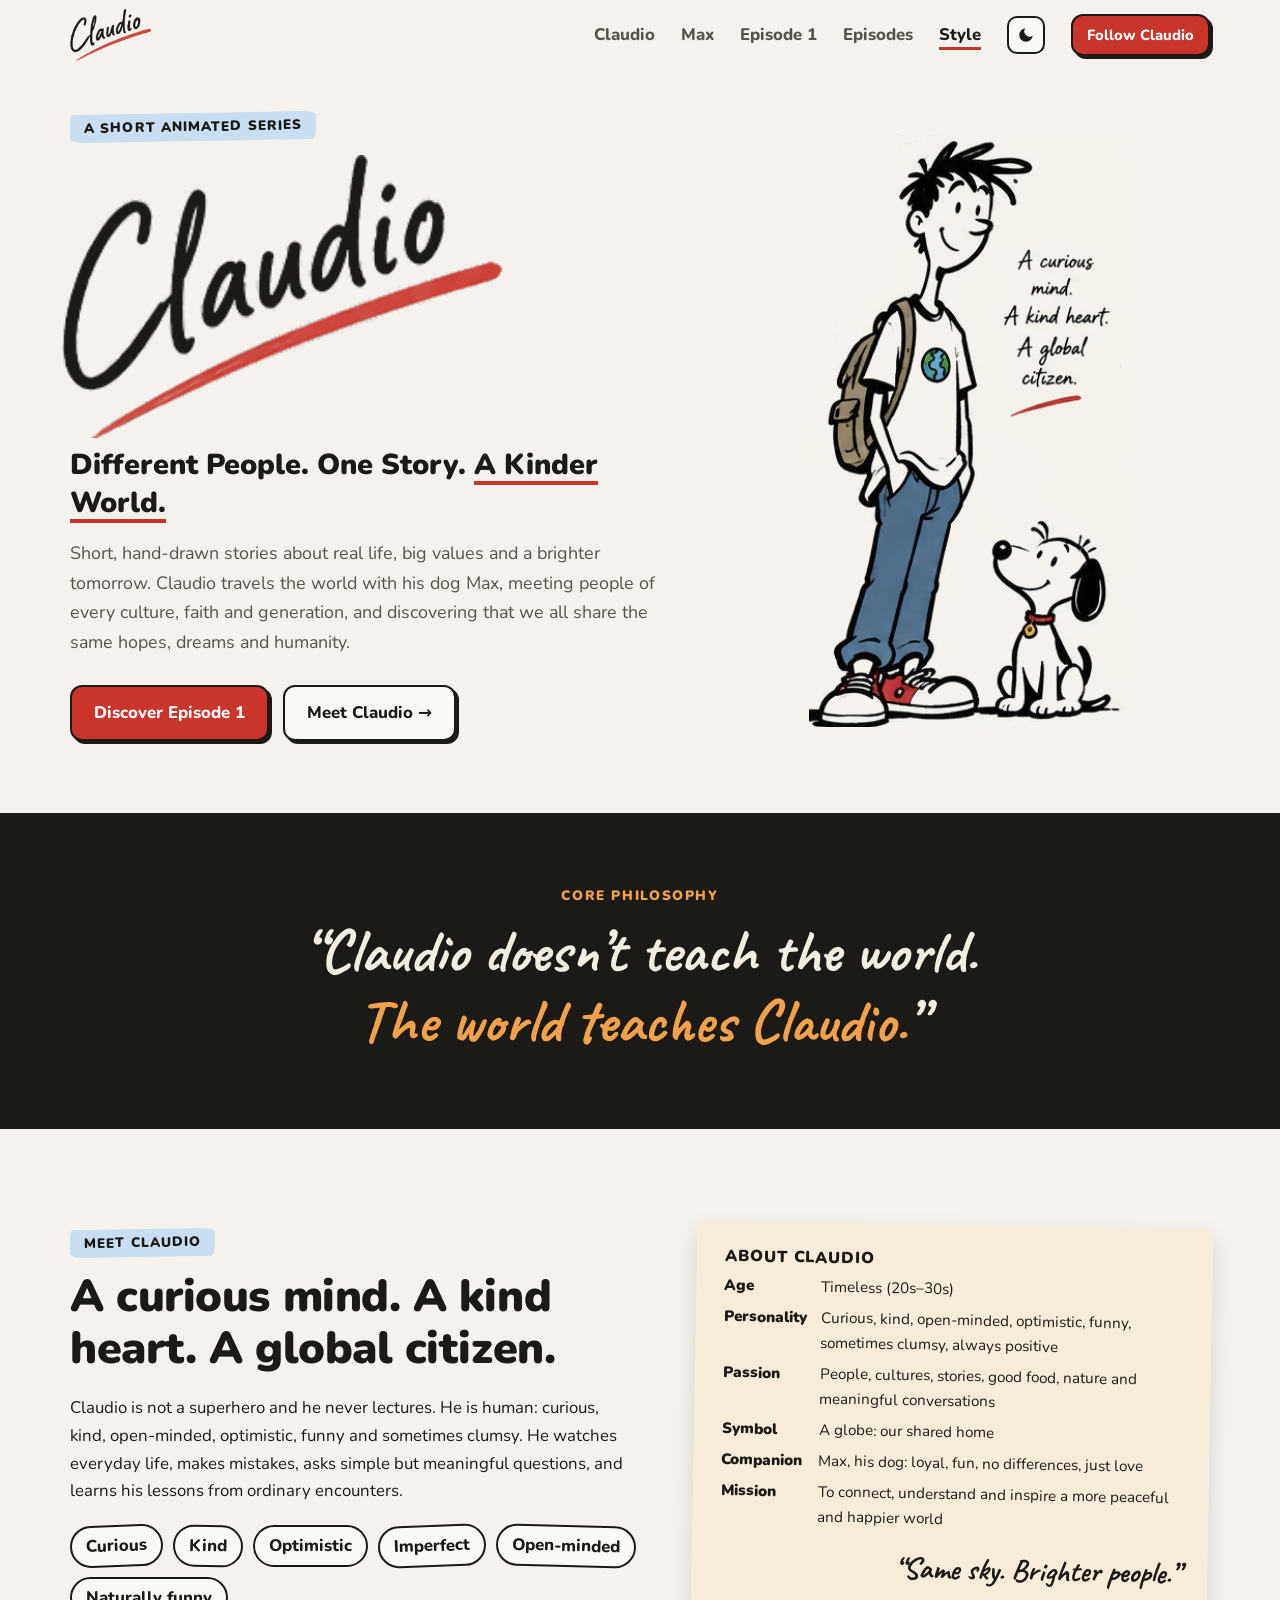
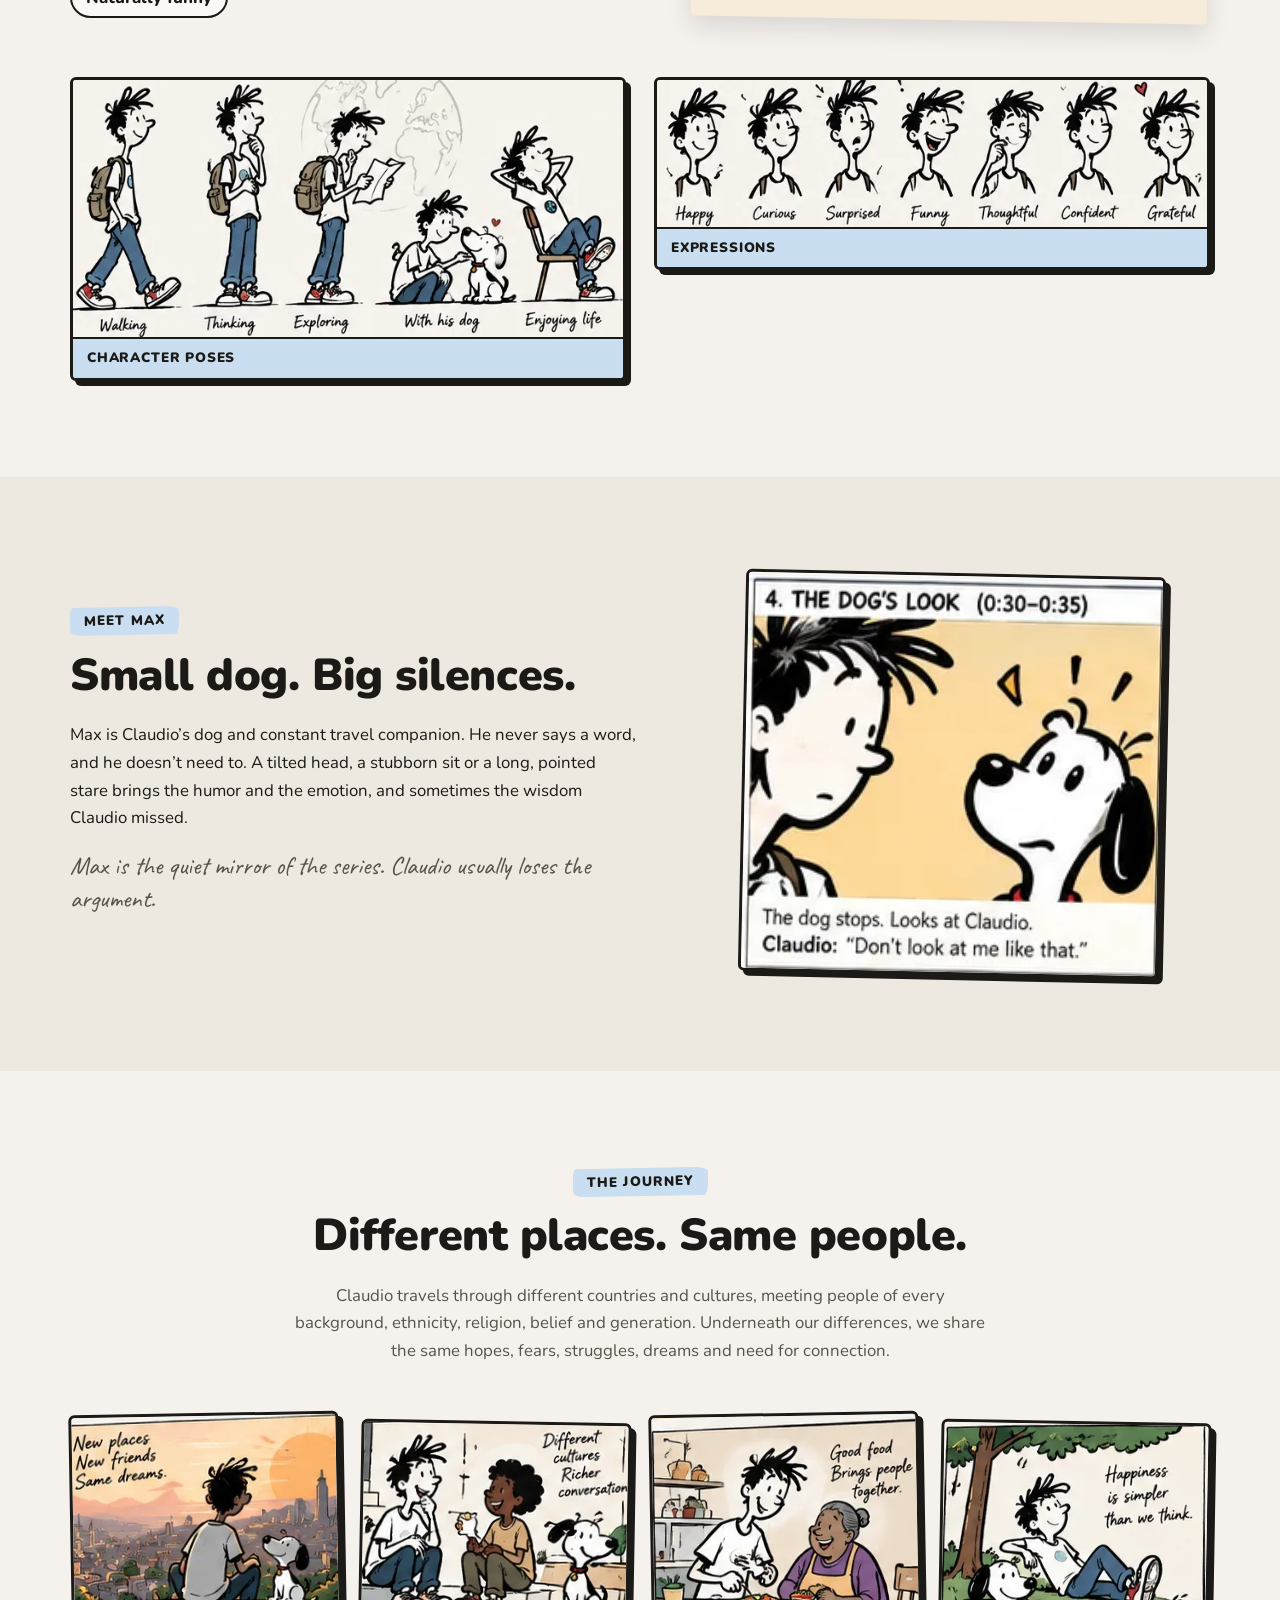
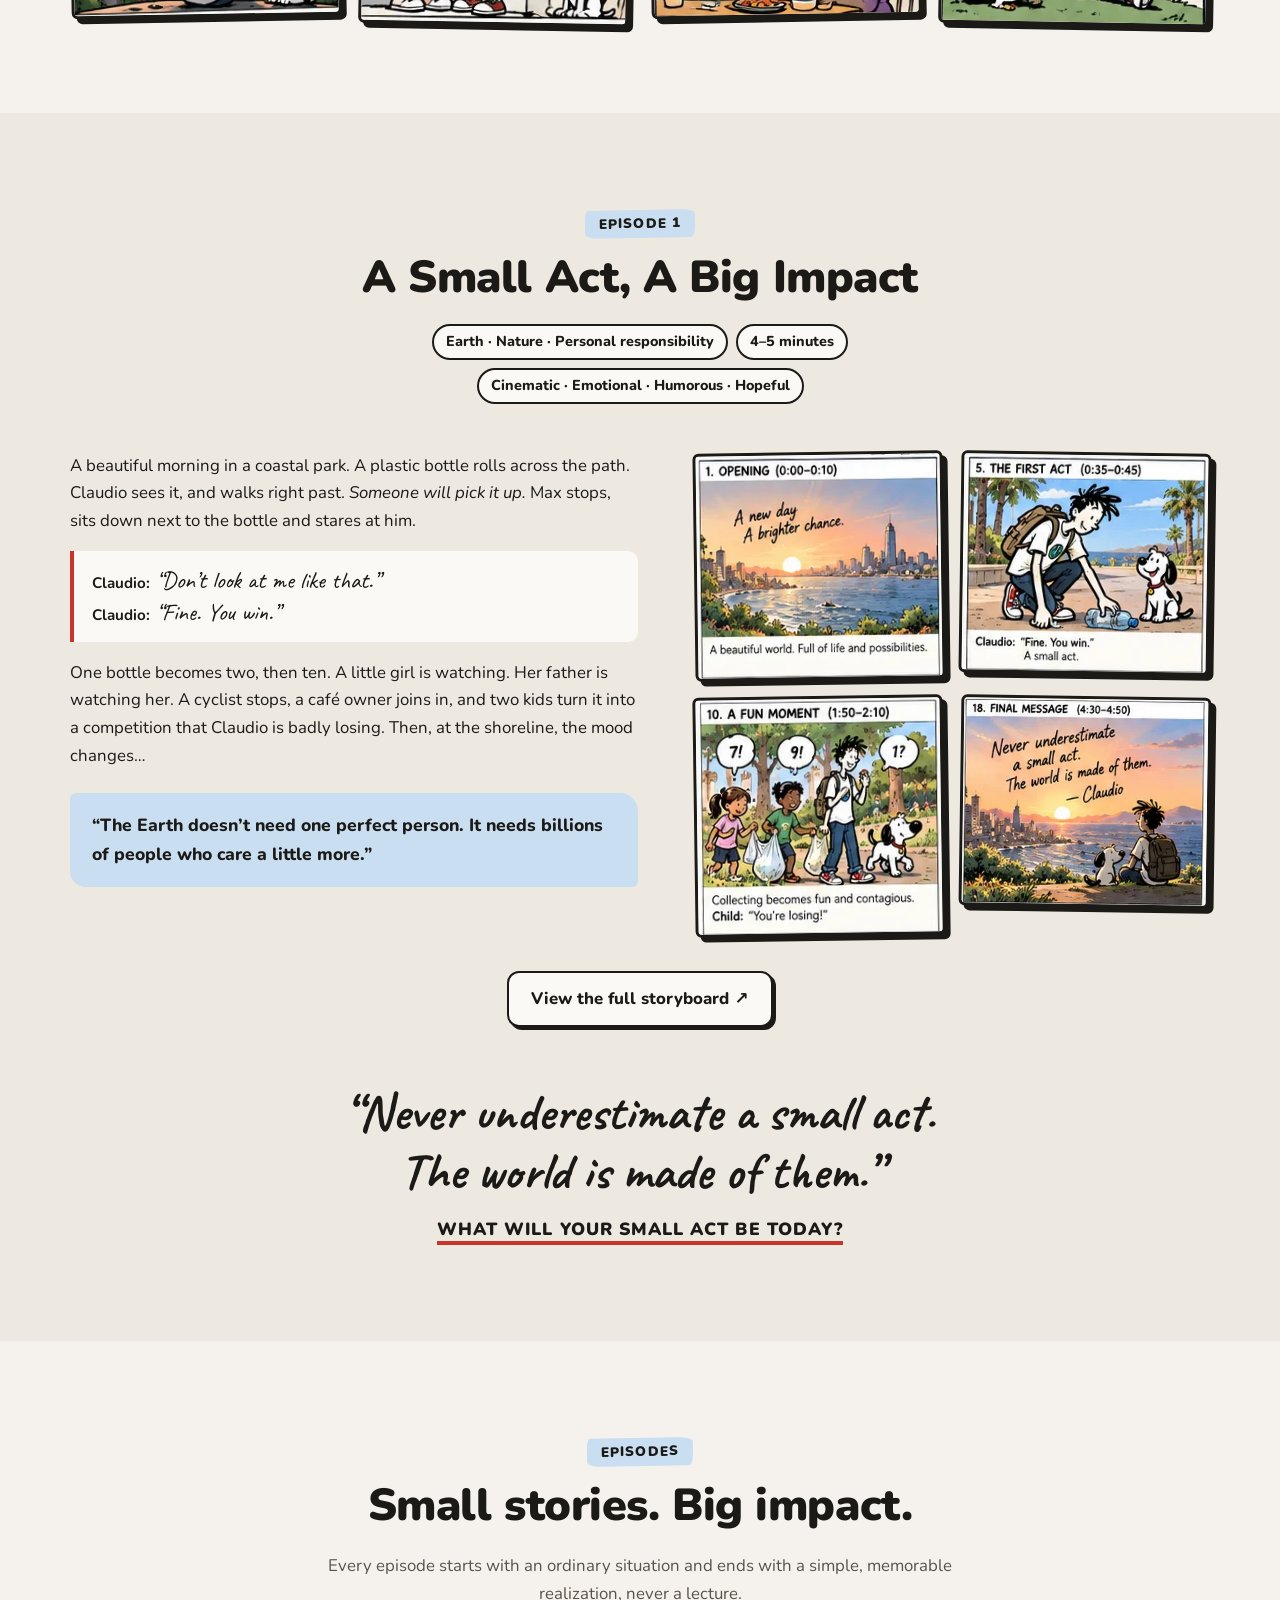
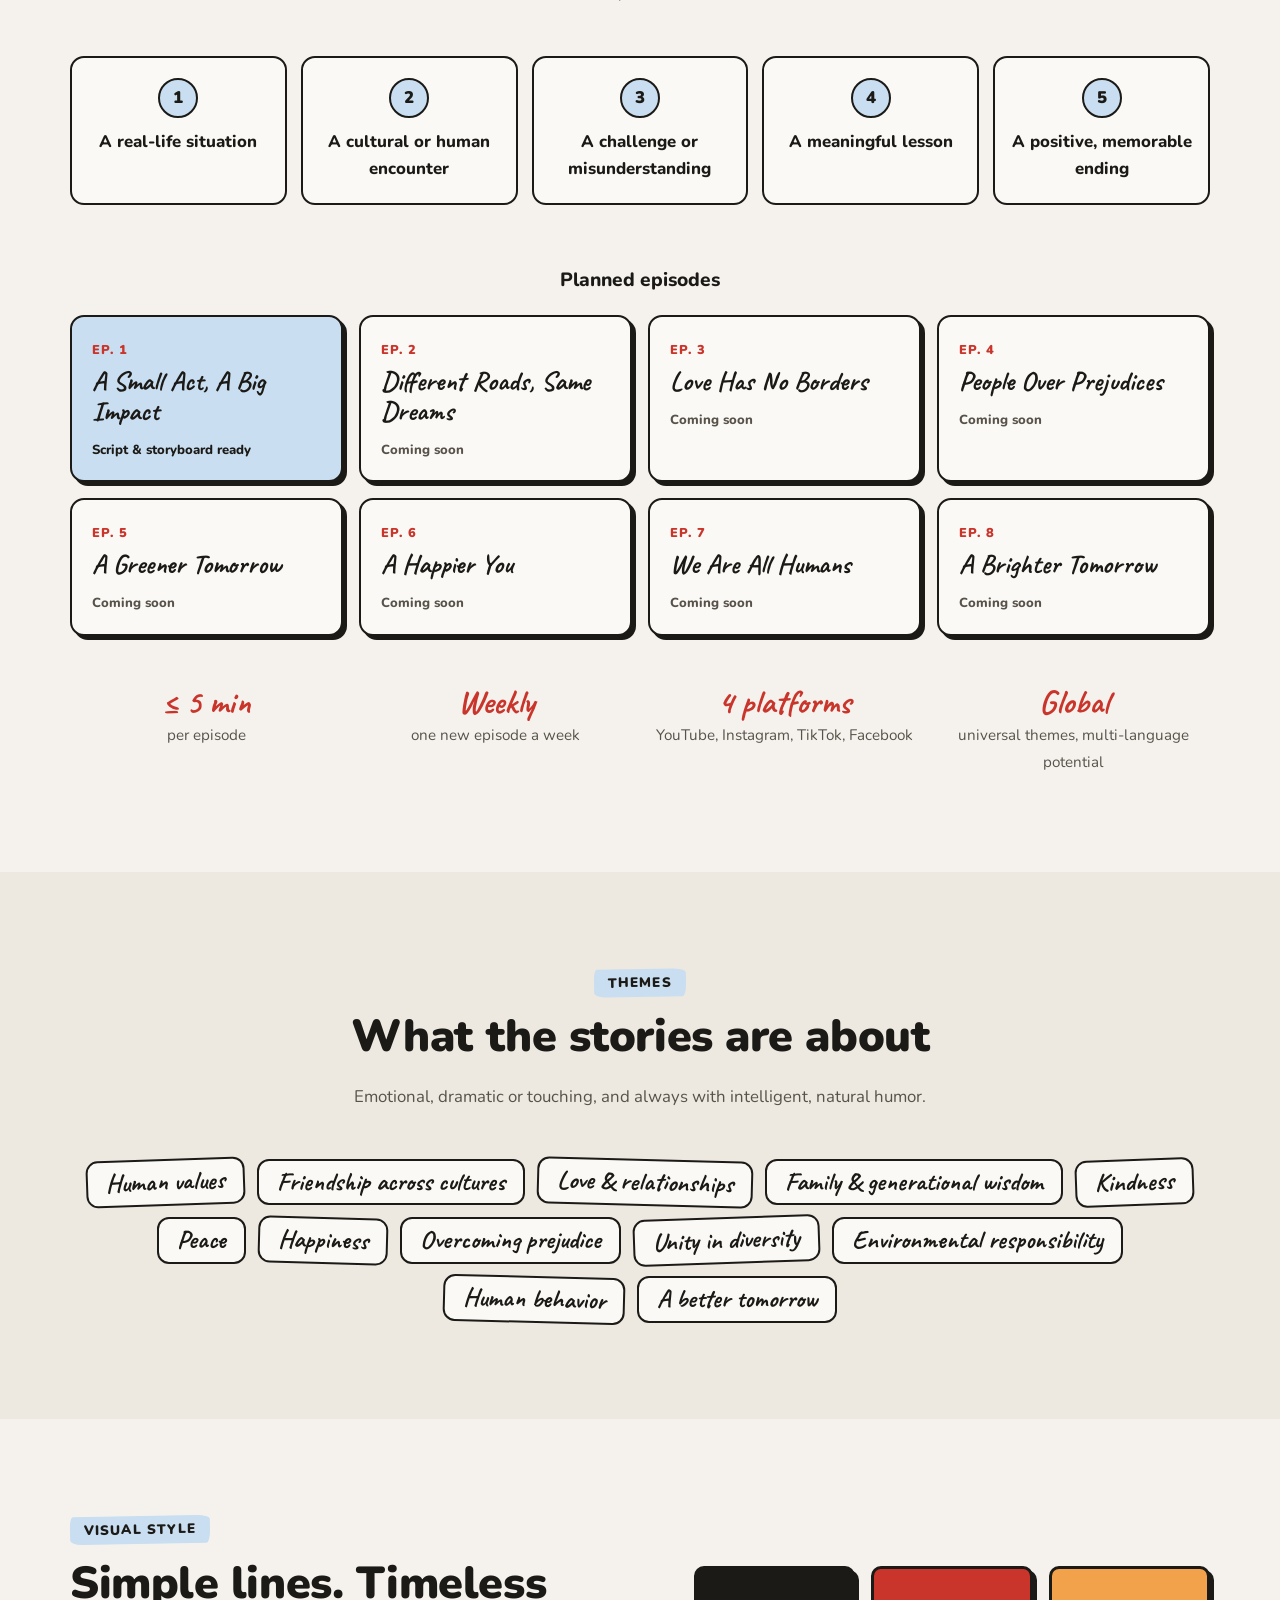
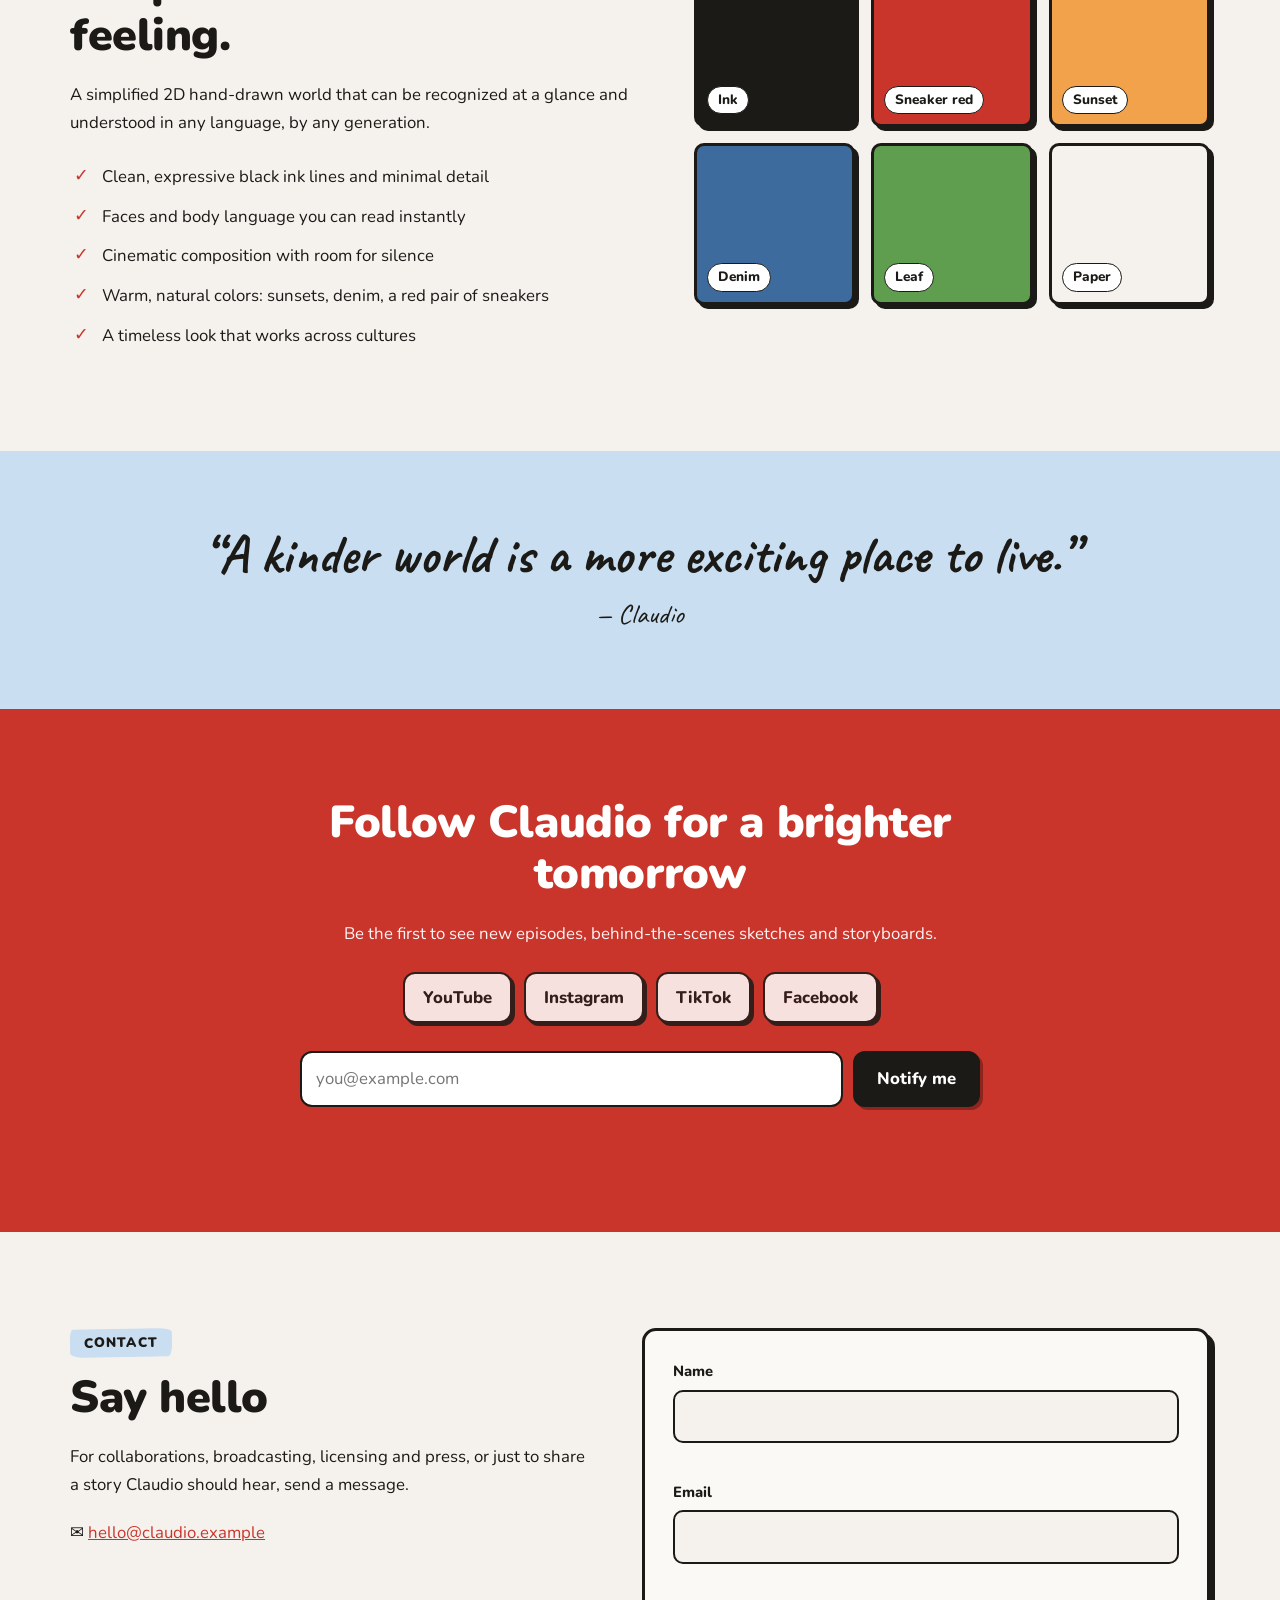
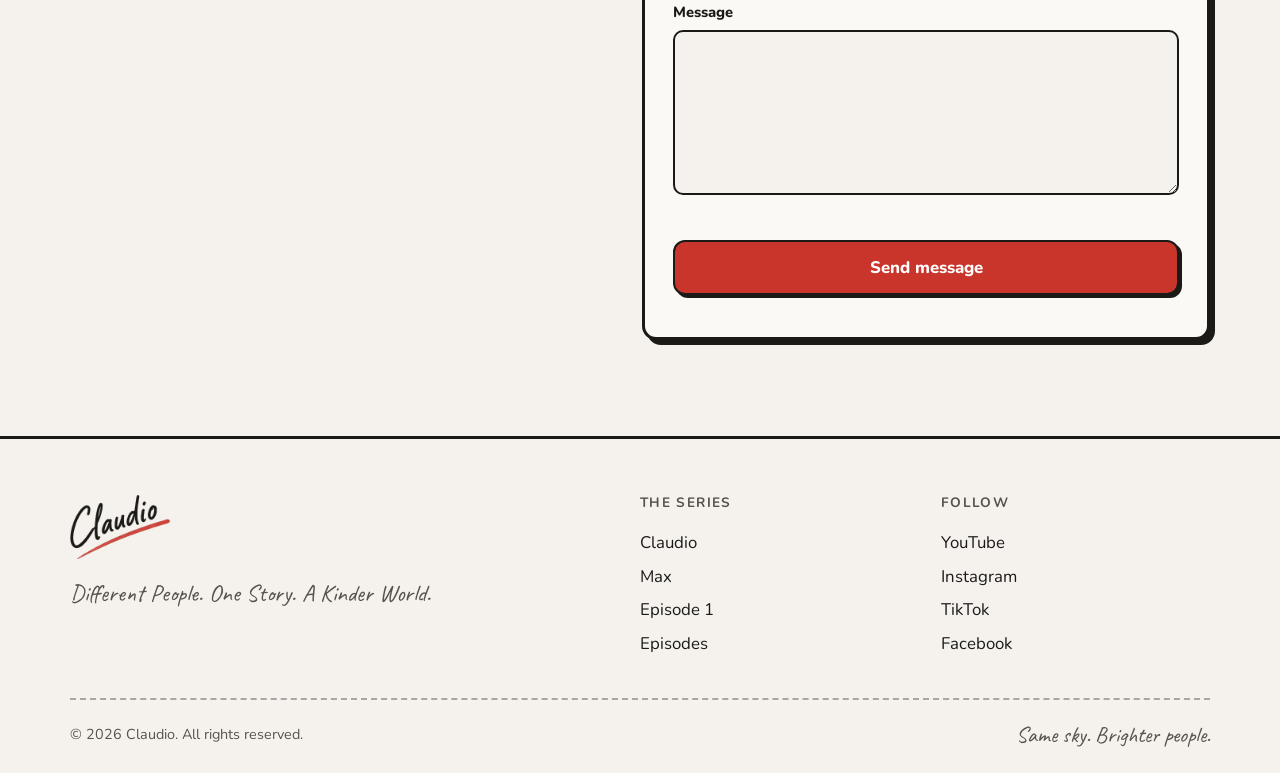
<file: index.html>
<!doctype html>
<html lang="en">
<head>
  <meta charset="utf-8">
  <meta name="viewport" content="width=device-width, initial-scale=1">
  <title>Claudio — Different People. One Story. A Kinder World.</title>
  <meta name="description" content="Claudio is a hand-drawn animated series of short stories about life, humanity, relationships, society and nature. Claudio doesn't teach the world. The world teaches Claudio.">
  <meta name="theme-color" content="#f5f2ee">
  <meta property="og:title" content="Claudio — Different People. One Story. A Kinder World.">
  <meta property="og:description" content="A short animated series about real life, big values and a brighter tomorrow.">
  <meta property="og:type" content="website">
  <meta property="og:image" content="https://meetclaudio.com/assets/og-image.jpg">
  <meta property="og:url" content="https://meetclaudio.com/">
  <link rel="canonical" href="https://meetclaudio.com/">
  <meta name="twitter:card" content="summary_large_image">
  <link rel="icon" href="assets/favicon.png" type="image/png">
  <link rel="apple-touch-icon" href="assets/apple-touch-icon.png">
  <link rel="preconnect" href="https://fonts.googleapis.com">
  <link rel="preconnect" href="https://fonts.gstatic.com" crossorigin>
  <link href="https://fonts.googleapis.com/css2?family=Caveat:wght@500;700&family=Nunito:wght@400;600;700;800;900&display=swap" rel="stylesheet">
  <link rel="stylesheet" href="css/styles.css">
  <script>
    // Apply saved theme before paint to avoid a flash.
    try {
      var t = localStorage.getItem('claudio-theme');
      if (t) document.documentElement.setAttribute('data-theme', t);
    } catch (e) {}
  </script>
</head>
<body>
  <a class="skip-link" href="#main">Skip to content</a>

  <header class="site-header" id="top">
    <div class="container nav">
      <a class="brand" href="#top" aria-label="Claudio home">
        <img class="wordmark wordmark-ink" src="assets/wordmark.png" alt="Claudio" width="252" height="162">
        <img class="wordmark wordmark-light" src="assets/wordmark-light.png" alt="" width="252" height="162">
      </a>

      <button class="nav-toggle" aria-expanded="false" aria-controls="nav-menu" aria-label="Open menu">
        <span></span><span></span><span></span>
      </button>

      <nav id="nav-menu" class="nav-menu" aria-label="Primary">
        <a href="#claudio">Claudio</a>
        <a href="#max">Max</a>
        <a href="#episode-1">Episode 1</a>
        <a href="#episodes">Episodes</a>
        <a href="#style">Style</a>
        <button class="theme-toggle" type="button" aria-label="Toggle dark mode">
          <svg class="icon-sun" viewBox="0 0 24 24" aria-hidden="true"><circle cx="12" cy="12" r="4"/><path d="M12 2v2M12 20v2M4.9 4.9l1.4 1.4M17.7 17.7l1.4 1.4M2 12h2M20 12h2M4.9 19.1l1.4-1.4M17.7 6.3l1.4-1.4"/></svg>
          <svg class="icon-moon" viewBox="0 0 24 24" aria-hidden="true"><path d="M21 12.8A9 9 0 1 1 11.2 3a7 7 0 0 0 9.8 9.8z"/></svg>
        </button>
        <a class="btn btn-primary btn-sm" href="#follow">Follow Claudio</a>
      </nav>
    </div>
  </header>

  <main id="main">
    <!-- Hero -->
    <section class="hero">
      <div class="container hero-grid">
        <div class="hero-copy reveal">
          <span class="label">A short animated series</span>
          <h1 class="sr-only">Claudio</h1>
          <img class="hero-wordmark wordmark-ink" src="assets/wordmark.png" alt="" width="252" height="162">
          <img class="hero-wordmark wordmark-light" src="assets/wordmark-light.png" alt="" width="252" height="162">
          <p class="tagline">Different People. One Story. <span class="underline">A Kinder World.</span></p>
          <p class="lead">
            Short, hand-drawn stories about real life, big values and a brighter tomorrow.
            Claudio travels the world with his dog Max, meeting people of every culture,
            faith and generation, and discovering that we all share the same hopes,
            dreams and humanity.
          </p>
          <div class="hero-cta">
            <a class="btn btn-primary" href="#episode-1">Discover Episode 1</a>
            <a class="btn btn-ghost" href="#claudio">Meet Claudio →</a>
          </div>
        </div>

        <figure class="hero-art reveal">
          <img src="assets/img/claudio-hero.webp" width="305" height="573"
               alt="Claudio, a lanky hand-drawn young man with spiky black hair, a globe T-shirt, jeans, red sneakers and a backpack, smiling next to his small white dog Max. Handwritten note: A curious mind. A kind heart. A global citizen.">
        </figure>
      </div>
    </section>

    <!-- Philosophy -->
    <section class="philosophy">
      <div class="container reveal">
        <p class="philosophy-label">Core philosophy</p>
        <blockquote>
          “Claudio doesn’t teach the world.<br>
          <span>The world teaches Claudio.</span>”
        </blockquote>
      </div>
    </section>

    <!-- Meet Claudio -->
    <section class="section" id="claudio">
      <div class="container">
        <div class="split">
          <div class="reveal">
            <span class="label">Meet Claudio</span>
            <h2>A curious mind. A kind heart. A global citizen.</h2>
            <p>
              Claudio is not a superhero and he never lectures. He is human: curious, kind,
              open-minded, optimistic, funny and sometimes clumsy. He watches everyday life,
              makes mistakes, asks simple but meaningful questions, and learns his lessons
              from ordinary encounters.
            </p>
            <ul class="traits" aria-label="Claudio's personality">
              <li>Curious</li>
              <li>Kind</li>
              <li>Optimistic</li>
              <li>Imperfect</li>
              <li>Open-minded</li>
              <li>Naturally funny</li>
            </ul>
          </div>

          <aside class="note-card reveal" aria-label="About Claudio">
            <h3>About Claudio</h3>
            <dl>
              <dt>Age</dt><dd>Timeless (20s–30s)</dd>
              <dt>Personality</dt><dd>Curious, kind, open-minded, optimistic, funny, sometimes clumsy, always positive</dd>
              <dt>Passion</dt><dd>People, cultures, stories, good food, nature and meaningful conversations</dd>
              <dt>Symbol</dt><dd>A globe: our shared home</dd>
              <dt>Companion</dt><dd>Max, his dog: loyal, fun, no differences, just love</dd>
              <dt>Mission</dt><dd>To connect, understand and inspire a more peaceful and happier world</dd>
            </dl>
            <p class="handquote">“Same sky. Brighter people.”</p>
          </aside>
        </div>

        <div class="sheets">
          <figure class="sheet reveal">
            <img src="assets/img/claudio-poses.webp" width="645" height="302" loading="lazy"
                 alt="Claudio character poses: walking, thinking, exploring with a map, crouching with his dog, and relaxing on a chair.">
            <figcaption>Character poses</figcaption>
          </figure>
          <figure class="sheet reveal">
            <img src="assets/img/claudio-expressions.webp" width="673" height="180" loading="lazy"
                 alt="Claudio's expressions: happy, curious, surprised, funny, thoughtful, confident and grateful.">
            <figcaption>Expressions</figcaption>
          </figure>
        </div>
      </div>
    </section>

    <!-- Meet Max -->
    <section class="section section-alt" id="max">
      <div class="container split split-reverse">
        <figure class="panel reveal">
          <img src="assets/img/max-the-look.webp" width="253" height="242" loading="lazy"
               alt="Storyboard frame: Max stops and stares at Claudio. Claudio: Don't look at me like that.">
        </figure>
        <div class="reveal">
          <span class="label">Meet Max</span>
          <h2>Small dog. Big silences.</h2>
          <p>
            Max is Claudio’s dog and constant travel companion. He never says a word,
            and he doesn’t need to. A tilted head, a stubborn sit or a long, pointed stare
            brings the humor and the emotion, and sometimes the wisdom Claudio missed.
          </p>
          <p class="handnote">Max is the quiet mirror of the series. Claudio usually loses the argument.</p>
        </div>
      </div>
    </section>

    <!-- The journey -->
    <section class="section" id="journey">
      <div class="container">
        <header class="section-head reveal">
          <span class="label">The journey</span>
          <h2>Different places. Same people.</h2>
          <p>
            Claudio travels through different countries and cultures, meeting people of every
            background, ethnicity, religion, belief and generation. Underneath our differences,
            we share the same hopes, fears, struggles, dreams and need for connection.
          </p>
        </header>

        <div class="scenes">
          <figure class="scene reveal"><img src="assets/img/scene-new-places.webp" width="314" height="204" loading="lazy" alt="Claudio and Max sit on a hill watching a city at sunset. New places, new friends, same dreams."></figure>
          <figure class="scene reveal"><img src="assets/img/scene-cultures.webp" width="316" height="204" loading="lazy" alt="Claudio laughs on the steps with a new friend while Max listens. Different cultures, richer conversations."></figure>
          <figure class="scene reveal"><img src="assets/img/scene-good-food.webp" width="296" height="232" loading="lazy" alt="Claudio shares a meal with an older woman in her kitchen. Good food brings people together."></figure>
          <figure class="scene reveal"><img src="assets/img/scene-happiness.webp" width="304" height="232" loading="lazy" alt="Claudio relaxes under a tree with Max. Happiness is simpler than we think."></figure>
        </div>
      </div>
    </section>

    <!-- Episode 1 -->
    <section class="section section-alt" id="episode-1">
      <div class="container">
        <header class="section-head reveal">
          <span class="label">Episode 1</span>
          <h2>A Small Act, A Big Impact</h2>
          <ul class="meta">
            <li>Earth · Nature · Personal responsibility</li>
            <li>4–5 minutes</li>
            <li>Cinematic · Emotional · Humorous · Hopeful</li>
          </ul>
        </header>

        <div class="split episode">
          <div class="reveal">
            <p>
              A beautiful morning in a coastal park. A plastic bottle rolls across the path.
              Claudio sees it, and walks right past. <em>Someone will pick it up.</em>
              Max stops, sits down next to the bottle and stares at him.
            </p>
            <div class="dialogue">
              <p><b>Claudio:</b> “Don’t look at me like that.”</p>
              <p><b>Claudio:</b> “Fine. You win.”</p>
            </div>
            <p>
              One bottle becomes two, then ten. A little girl is watching. Her father is
              watching her. A cyclist stops, a café owner joins in, and two kids turn it into
              a competition that Claudio is badly losing. Then, at the shoreline, the mood changes…
            </p>
            <blockquote class="core-message">
              “The Earth doesn’t need one perfect person. It needs billions of people who care a little more.”
            </blockquote>
          </div>

          <div class="frames reveal">
            <figure><img src="assets/img/ep1-opening.webp" width="266" height="242" loading="lazy" alt="Storyboard frame 1: sunrise over a coastal city. A new day, a brighter chance."></figure>
            <figure><img src="assets/img/ep1-first-act.webp" width="273" height="242" loading="lazy" alt="Storyboard frame 5: Claudio picks up the bottle while Max looks pleased. Claudio: Fine. You win."></figure>
            <figure><img src="assets/img/ep1-fun-moment.webp" width="261" height="250" loading="lazy" alt="Storyboard frame 10: children and Claudio compete collecting litter. Child: You're losing!"></figure>
            <figure><img src="assets/img/ep1-final.webp" width="305" height="256" loading="lazy" alt="Storyboard frame 18: Claudio and Max at sunset. Never underestimate a small act. The world is made of them."></figure>
          </div>
        </div>

        <div class="storyboard reveal">
          <a class="btn btn-ghost" href="assets/img/episode1-storyboard.webp" target="_blank" rel="noopener">View the full storyboard ↗</a>
        </div>

        <div class="big-quote reveal">
          <p>“Never underestimate a small act.<br>The world is made of them.”</p>
          <p class="big-quote-ask">What will your small act be today?</p>
        </div>
      </div>
    </section>

    <!-- Episodes -->
    <section class="section" id="episodes">
      <div class="container">
        <header class="section-head reveal">
          <span class="label">Episodes</span>
          <h2>Small stories. Big impact.</h2>
          <p>Every episode starts with an ordinary situation and ends with a simple, memorable realization, never a lecture.</p>
        </header>

        <ol class="beats reveal">
          <li><span>1</span>A real-life situation</li>
          <li><span>2</span>A cultural or human encounter</li>
          <li><span>3</span>A challenge or misunderstanding</li>
          <li><span>4</span>A meaningful lesson</li>
          <li><span>5</span>A positive, memorable ending</li>
        </ol>

        <h3 class="subhead reveal">Planned episodes</h3>
        <ol class="episode-list">
          <li class="ep reveal ep-ready"><span class="ep-num">Ep. 1</span><h4>A Small Act, A Big Impact</h4><span class="ep-status">Script &amp; storyboard ready</span></li>
          <li class="ep reveal"><span class="ep-num">Ep. 2</span><h4>Different Roads, Same Dreams</h4><span class="ep-status">Coming soon</span></li>
          <li class="ep reveal"><span class="ep-num">Ep. 3</span><h4>Love Has No Borders</h4><span class="ep-status">Coming soon</span></li>
          <li class="ep reveal"><span class="ep-num">Ep. 4</span><h4>People Over Prejudices</h4><span class="ep-status">Coming soon</span></li>
          <li class="ep reveal"><span class="ep-num">Ep. 5</span><h4>A Greener Tomorrow</h4><span class="ep-status">Coming soon</span></li>
          <li class="ep reveal"><span class="ep-num">Ep. 6</span><h4>A Happier You</h4><span class="ep-status">Coming soon</span></li>
          <li class="ep reveal"><span class="ep-num">Ep. 7</span><h4>We Are All Humans</h4><span class="ep-status">Coming soon</span></li>
          <li class="ep reveal"><span class="ep-num">Ep. 8</span><h4>A Brighter Tomorrow</h4><span class="ep-status">Coming soon</span></li>
        </ol>

        <ul class="format reveal" aria-label="Format and distribution">
          <li><strong>≤ 5 min</strong><span>per episode</span></li>
          <li><strong>Weekly</strong><span>one new episode a week</span></li>
          <li><strong>4 platforms</strong><span>YouTube, Instagram, TikTok, Facebook</span></li>
          <li><strong>Global</strong><span>universal themes, multi-language potential</span></li>
        </ul>
      </div>
    </section>

    <!-- Themes -->
    <section class="section section-alt" id="themes">
      <div class="container">
        <header class="section-head reveal">
          <span class="label">Themes</span>
          <h2>What the stories are about</h2>
          <p>Emotional, dramatic or touching, and always with intelligent, natural humor.</p>
        </header>
        <ul class="themes reveal">
          <li>Human values</li>
          <li>Friendship across cultures</li>
          <li>Love &amp; relationships</li>
          <li>Family &amp; generational wisdom</li>
          <li>Kindness</li>
          <li>Peace</li>
          <li>Happiness</li>
          <li>Overcoming prejudice</li>
          <li>Unity in diversity</li>
          <li>Environmental responsibility</li>
          <li>Human behavior</li>
          <li>A better tomorrow</li>
        </ul>
      </div>
    </section>

    <!-- Visual style -->
    <section class="section" id="style">
      <div class="container split">
        <div class="reveal">
          <span class="label">Visual style</span>
          <h2>Simple lines. Timeless feeling.</h2>
          <p>
            A simplified 2D hand-drawn world that can be recognized at a glance and
            understood in any language, by any generation.
          </p>
          <ul class="checklist">
            <li>Clean, expressive black ink lines and minimal detail</li>
            <li>Faces and body language you can read instantly</li>
            <li>Cinematic composition with room for silence</li>
            <li>Warm, natural colors: sunsets, denim, a red pair of sneakers</li>
            <li>A timeless look that works across cultures</li>
          </ul>
        </div>
        <div class="palette reveal" aria-label="Series color palette">
          <div class="swatch" style="--c: var(--ink)"><span>Ink</span></div>
          <div class="swatch" style="--c: var(--red)"><span>Sneaker red</span></div>
          <div class="swatch" style="--c: var(--sunset)"><span>Sunset</span></div>
          <div class="swatch" style="--c: var(--denim)"><span>Denim</span></div>
          <div class="swatch" style="--c: var(--leaf)"><span>Leaf</span></div>
          <div class="swatch" style="--c: #f5f2ee"><span>Paper</span></div>
        </div>
      </div>
    </section>

    <!-- Closing quote -->
    <section class="closing">
      <div class="container reveal">
        <p>“A kinder world is a more exciting place to live.”</p>
        <span>— Claudio</span>
      </div>
    </section>

    <!-- Follow -->
    <section class="cta" id="follow">
      <div class="container cta-inner reveal">
        <h2>Follow Claudio for a brighter tomorrow</h2>
        <p>Be the first to see new episodes, behind-the-scenes sketches and storyboards.</p>
        <div class="socials-lg">
          <a class="social-btn" href="#" data-platform="youtube">YouTube</a>
          <a class="social-btn" href="#" data-platform="instagram">Instagram</a>
          <a class="social-btn" href="#" data-platform="tiktok">TikTok</a>
          <a class="social-btn" href="#" data-platform="facebook">Facebook</a>
        </div>
        <form class="newsletter" id="newsletter-form">
          <label class="sr-only" for="nl-email">Email address</label>
          <input id="nl-email" type="email" placeholder="you@example.com" required>
          <button class="btn btn-dark" type="submit">Notify me</button>
        </form>
        <p class="newsletter-status" role="status" aria-live="polite"></p>
      </div>
    </section>

    <!-- Contact -->
    <section class="section" id="contact">
      <div class="container contact-grid">
        <div class="reveal">
          <span class="label">Contact</span>
          <h2>Say hello</h2>
          <p>
            For collaborations, broadcasting, licensing and press, or just to share a story
            Claudio should hear, send a message.
          </p>
          <ul class="contact-list">
            <li>✉️ <a class="contact-email" href="mailto:hello@claudio.example">hello@claudio.example</a></li>
          </ul>
        </div>

        <form class="contact-form reveal" id="contact-form" novalidate>
          <div class="field">
            <label for="name">Name</label>
            <input id="name" name="name" type="text" autocomplete="name" required>
            <small class="error" aria-live="polite"></small>
          </div>
          <div class="field">
            <label for="email">Email</label>
            <input id="email" name="email" type="email" autocomplete="email" required>
            <small class="error" aria-live="polite"></small>
          </div>
          <div class="field">
            <label for="message">Message</label>
            <textarea id="message" name="message" rows="5" required></textarea>
            <small class="error" aria-live="polite"></small>
          </div>
          <button class="btn btn-primary btn-block" type="submit">Send message</button>
          <p class="form-status" role="status" aria-live="polite"></p>
        </form>
      </div>
    </section>
  </main>

  <footer class="site-footer">
    <div class="container footer-grid">
      <div>
        <a class="brand" href="#top" aria-label="Claudio home">
          <img class="wordmark wordmark-ink" src="assets/wordmark.png" alt="Claudio" width="252" height="162">
          <img class="wordmark wordmark-light" src="assets/wordmark-light.png" alt="" width="252" height="162">
        </a>
        <p class="handnote footer-tagline">Different People. One Story. A Kinder World.</p>
      </div>
      <nav aria-label="Footer">
        <h4>The series</h4>
        <a href="#claudio">Claudio</a>
        <a href="#max">Max</a>
        <a href="#episode-1">Episode 1</a>
        <a href="#episodes">Episodes</a>
      </nav>
      <nav aria-label="Follow">
        <h4>Follow</h4>
        <a href="#" data-platform="youtube">YouTube</a>
        <a href="#" data-platform="instagram">Instagram</a>
        <a href="#" data-platform="tiktok">TikTok</a>
        <a href="#" data-platform="facebook">Facebook</a>
      </nav>
    </div>
    <div class="container footer-bottom">
      <p>© <span id="year"></span> Claudio. All rights reserved.</p>
      <p class="handnote">Same sky. Brighter people.</p>
    </div>
  </footer>

  <script src="js/main.js" defer></script>
</body>
</html>
</file>
<file: css/styles.css>
/* ==========================================================================
   Claudio — official website styles
   Identity from the series boards: paper background, black ink lines,
   red underline accents, soft blue brush highlights, warm sunset tones.
   ========================================================================== */

:root {
  /* Series palette */
  --ink: #1b1a17;
  --red: #c9352b;
  --sunset: #f2a24a;
  --denim: #3e6b9e;
  --leaf: #5f9e4f;
  --brush: #c9def0;
  --paper: #f5f2ee;

  /* Theme tokens */
  --bg: var(--paper);
  --bg-alt: #ede8e0;
  --surface: #fbf9f6;
  --text: #1b1a17;
  --muted: #58534a;
  --line: #1b1a17;
  --accent: var(--red);
  --highlight: var(--brush);
  --radius: 14px;
  --header-h: 72px;
  --shadow: 5px 5px 0 var(--line);

  --font-body: "Nunito", system-ui, -apple-system, "Segoe UI", Roboto, sans-serif;
  --font-hand: "Caveat", "Segoe Print", "Bradley Hand", "Chalkboard SE", "Comic Sans MS", cursive;
}

@media (prefers-color-scheme: dark) {
  :root:not([data-theme="light"]) {
    --bg: #17150f;
    --bg-alt: #1f1c15;
    --surface: #25221a;
    --text: #f3ede1;
    --muted: #b9b09d;
    --line: #f3ede1;
    --accent: #e0574b;
    --highlight: #2d4a66;
  }
}

:root[data-theme="dark"] {
  --bg: #17150f;
  --bg-alt: #1f1c15;
  --surface: #25221a;
  --text: #f3ede1;
  --muted: #b9b09d;
  --line: #f3ede1;
  --accent: #e0574b;
  --highlight: #2d4a66;
}

/* Base ------------------------------------------------------------------ */
*, *::before, *::after { box-sizing: border-box; }

html { scroll-behavior: smooth; scroll-padding-top: var(--header-h); }

body {
  margin: 0;
  font-family: var(--font-body);
  font-size: 1.05rem;
  line-height: 1.65;
  color: var(--text);
  background-color: var(--bg);
  -webkit-font-smoothing: antialiased;
  transition: background-color .3s, color .3s;
}

img { display: block; max-width: 100%; height: auto; }
figure { margin: 0; }
a { color: var(--accent); }
h1, h2, h3, h4 { line-height: 1.15; margin: 0 0 .45em; }
h2 { font-size: clamp(1.9rem, 2.4vw + 1rem, 2.8rem); font-weight: 900; letter-spacing: -0.01em; }
h3 { font-size: 1.2rem; font-weight: 800; }
p { margin: 0 0 1em; }

.container { width: min(1140px, 100% - 32px); margin-inline: auto; }
.sr-only {
  position: absolute; width: 1px; height: 1px; padding: 0; margin: -1px;
  overflow: hidden; clip: rect(0 0 0 0); white-space: nowrap; border: 0;
}
.skip-link {
  position: absolute; left: 16px; top: -48px; z-index: 100;
  background: var(--ink); color: #fff; padding: 8px 14px; border-radius: 8px;
}
.skip-link:focus { top: 12px; }
:focus-visible { outline: 3px dashed var(--accent); outline-offset: 3px; border-radius: 6px; }

/* Wordmark swaps with the theme */
.wordmark-light { display: none; }
:root[data-theme="dark"] .wordmark-ink { display: none; }
:root[data-theme="dark"] .wordmark-light { display: block; }
@media (prefers-color-scheme: dark) {
  :root:not([data-theme="light"]) .wordmark-ink { display: none; }
  :root:not([data-theme="light"]) .wordmark-light { display: block; }
}

/* Section label: uppercase with a blue brush stroke, as on the boards */
.label {
  display: inline-block; margin-bottom: 14px; padding: 3px 14px;
  font-weight: 900; font-size: .85rem; text-transform: uppercase; letter-spacing: .08em;
  color: var(--text);
  background: var(--highlight);
  border-radius: 3px 14px 4px 12px / 10px 4px 12px 5px;
  transform: rotate(-1deg);
}

.handnote { font-family: var(--font-hand); font-size: 1.6rem; line-height: 1.3; color: var(--muted); }

/* Red hand-drawn underline */
.underline {
  background: linear-gradient(var(--accent), var(--accent)) left 92% / 100% 4px no-repeat;
  padding-bottom: 4px;
}

/* Buttons --------------------------------------------------------------- */
.btn {
  display: inline-flex; align-items: center; justify-content: center; gap: 8px;
  font: inherit; font-weight: 800;
  padding: 12px 22px; border-radius: 12px;
  border: 2.5px solid var(--line); box-shadow: 3px 3px 0 var(--line);
  cursor: pointer; text-decoration: none;
  transition: transform .12s, box-shadow .12s;
}
.btn:hover { transform: translate(-2px, -2px); box-shadow: 5px 5px 0 var(--line); }
.btn:active { transform: translate(2px, 2px); box-shadow: 1px 1px 0 var(--line); }
.btn-primary { background: var(--red); color: #fff; }
.btn-ghost { background: var(--surface); color: var(--text); }
.btn-dark { background: var(--ink); color: #fff; border-color: var(--ink); box-shadow: 3px 3px 0 rgba(0, 0, 0, .3); }
.btn-sm { padding: 7px 14px; font-size: .92rem; }
.btn-block { width: 100%; }

/* Header ---------------------------------------------------------------- */
.site-header {
  position: sticky; top: 0; z-index: 50;
  height: var(--header-h);
  background: color-mix(in srgb, var(--bg) 90%, transparent);
  backdrop-filter: blur(10px);
  -webkit-backdrop-filter: blur(10px);
  border-bottom: 2px solid transparent;
  transition: border-color .3s;
}
.site-header.scrolled { border-bottom-color: var(--line); }
.nav { height: 100%; display: flex; align-items: center; justify-content: space-between; }
.brand { display: inline-flex; align-items: center; text-decoration: none; }
.brand .wordmark { height: 52px; width: auto; }
.nav-menu { display: flex; align-items: center; gap: 26px; }
.nav-menu > a:not(.btn) { color: var(--muted); font-weight: 800; text-decoration: none; }
.nav-menu > a:not(.btn):hover, .nav-menu > a.active {
  color: var(--text);
  text-decoration: underline 3px var(--accent); text-underline-offset: 7px;
}

.theme-toggle {
  display: grid; place-items: center;
  width: 38px; height: 38px; border-radius: 10px;
  background: var(--surface); border: 2px solid var(--line); color: var(--text); cursor: pointer;
}
.theme-toggle svg { width: 18px; height: 18px; fill: none; stroke: currentColor; stroke-width: 2; stroke-linecap: round; }
.theme-toggle .icon-moon { fill: currentColor; stroke: none; }
.theme-toggle .icon-sun { display: none; }
:root[data-theme="dark"] .theme-toggle .icon-sun { display: block; }
:root[data-theme="dark"] .theme-toggle .icon-moon { display: none; }
@media (prefers-color-scheme: dark) {
  :root:not([data-theme="light"]) .theme-toggle .icon-sun { display: block; }
  :root:not([data-theme="light"]) .theme-toggle .icon-moon { display: none; }
}

.nav-toggle {
  display: none; flex-direction: column; justify-content: center; gap: 5px;
  width: 42px; height: 42px; padding: 10px;
  background: transparent; border: 0; cursor: pointer;
}
.nav-toggle span { display: block; height: 2.5px; background: var(--text); border-radius: 2px; transition: transform .3s, opacity .3s; }
.nav-toggle[aria-expanded="true"] span:nth-child(1) { transform: translateY(7.5px) rotate(45deg); }
.nav-toggle[aria-expanded="true"] span:nth-child(2) { opacity: 0; }
.nav-toggle[aria-expanded="true"] span:nth-child(3) { transform: translateY(-7.5px) rotate(-45deg); }

@media (max-width: 920px) {
  .nav-toggle { display: flex; }
  .nav-menu {
    position: fixed; inset: var(--header-h) 0 auto 0;
    flex-direction: column; align-items: stretch; gap: 4px;
    padding: 16px; background: var(--bg); border-bottom: 2px solid var(--line);
    transform: translateY(-8px); opacity: 0; visibility: hidden;
    transition: transform .25s, opacity .25s, visibility .25s;
  }
  .nav-menu.open { transform: none; opacity: 1; visibility: visible; }
  .nav-menu > a { padding: 10px 8px; }
  .theme-toggle { margin: 6px 8px; }
}

/* Hero ------------------------------------------------------------------ */
.hero { padding: 40px 0 72px; overflow: hidden; }
.hero-grid { display: grid; grid-template-columns: 1.25fr 1fr; gap: 48px; align-items: center; }
.hero-wordmark { width: min(440px, 90%); height: auto; margin: 0 0 8px -8px; }
.tagline { font-weight: 900; font-size: clamp(1.35rem, 1.2vw + 1rem, 1.8rem); line-height: 1.3; margin-bottom: 18px; }
.lead { font-size: 1.12rem; color: var(--muted); max-width: 34em; }
.hero-cta { display: flex; flex-wrap: wrap; gap: 14px; margin-top: 28px; }

.hero-art {
  justify-self: center; width: min(340px, 100%);
  background: var(--paper); border-radius: 24px; padding: 20px 12px 12px;
}
.hero-art img { width: 100%; mix-blend-mode: darken; }

@media (max-width: 860px) {
  .hero { padding: 24px 0 56px; }
  .hero-grid { grid-template-columns: 1fr; gap: 28px; }
  .hero-art { width: min(300px, 80%); }
}

/* Philosophy ------------------------------------------------------------ */
.philosophy { background: var(--ink); color: #f3ede1; padding: 72px 0; text-align: center; }
:root[data-theme="dark"] .philosophy { background: #2b2519; }
@media (prefers-color-scheme: dark) { :root:not([data-theme="light"]) .philosophy { background: #2b2519; } }
.philosophy-label { font-weight: 900; font-size: .85rem; text-transform: uppercase; letter-spacing: .12em; color: var(--sunset); margin-bottom: 10px; }
.philosophy blockquote {
  margin: 0; font-family: var(--font-hand); font-weight: 700;
  font-size: clamp(2.2rem, 3.6vw + 1rem, 3.8rem); line-height: 1.15;
}
.philosophy blockquote span { color: var(--sunset); }

/* Sections -------------------------------------------------------------- */
.section { padding: 96px 0; }
.section-alt { background-color: var(--bg-alt); }
.section-head { text-align: center; max-width: 700px; margin: 0 auto 48px; }
.section-head p { color: var(--muted); }
@media (max-width: 640px) { .section { padding: 64px 0; } }

.split { display: grid; grid-template-columns: 1.1fr 1fr; gap: 56px; align-items: center; }
.split > * { min-width: 0; }
.split-reverse > :first-child { order: 2; }
@media (max-width: 860px) {
  .split { grid-template-columns: 1fr; gap: 36px; }
  .split-reverse > :first-child { order: 0; }
}

/* Artwork frames: artwork always sits on paper, also in dark mode */
.panel, .sheet, .scene, .frames figure {
  background: var(--paper);
  border: 3px solid var(--line); border-radius: 6px; box-shadow: var(--shadow);
  overflow: hidden;
}
.panel { transform: rotate(1.2deg); max-width: 420px; justify-self: center; width: 100%; }
.panel img { width: 100%; }

/* Meet Claudio */
.traits { display: flex; flex-wrap: wrap; gap: 10px; list-style: none; padding: 0; margin: 20px 0 0; }
.traits li {
  font-weight: 800; padding: 5px 14px; border: 2px solid var(--line); border-radius: 999px;
  background: var(--surface);
}
.traits li:nth-child(3n+1) { transform: rotate(-2deg); }
.traits li:nth-child(3n+2) { transform: rotate(1.5deg); }

.note-card {
  background: #f7ecd9; color: var(--ink);
  padding: 26px 28px; border-radius: 4px;
  box-shadow: 0 10px 24px rgba(0, 0, 0, .12);
  transform: rotate(1deg);
}
.note-card h3 { text-transform: uppercase; letter-spacing: .06em; font-size: 1rem; font-weight: 900; }
.note-card dl { display: grid; grid-template-columns: auto 1fr; gap: 6px 14px; margin: 0 0 12px; font-size: .95rem; }
.note-card dt { font-weight: 900; }
.note-card dd { margin: 0; }
.handquote { font-family: var(--font-hand); font-size: 1.9rem; font-weight: 700; margin: 8px 0 0; text-align: right; }

.sheets { display: grid; grid-template-columns: 1fr 1fr; gap: 28px; margin-top: 56px; align-items: start; }
.sheet figcaption {
  padding: 8px 14px; border-top: 2px solid var(--ink);
  font-weight: 900; font-size: .85rem; text-transform: uppercase; letter-spacing: .06em;
  background: var(--brush); color: var(--ink);
}
.sheet img { width: 100%; }
@media (max-width: 860px) { .sheets { grid-template-columns: 1fr; } }

/* Journey scenes */
.scenes { display: grid; grid-template-columns: repeat(4, 1fr); gap: 20px; align-items: start; }
.scene img { width: 100%; aspect-ratio: 4 / 3; object-fit: cover; }
.scene:nth-child(odd) { transform: rotate(-1deg); }
.scene:nth-child(even) { transform: rotate(1deg) translateY(8px); }
@media (max-width: 900px) { .scenes { grid-template-columns: 1fr 1fr; } }
@media (max-width: 480px) { .scenes { grid-template-columns: 1fr; } .scene:nth-child(n) { transform: none; } }

/* Episode 1 */
.meta { display: flex; flex-wrap: wrap; justify-content: center; gap: 8px; list-style: none; padding: 0; margin: 8px 0 0; }
.meta li { font-weight: 800; font-size: .9rem; padding: 4px 12px; border: 2px solid var(--line); border-radius: 999px; background: var(--surface); }
.episode { align-items: start; }
.dialogue {
  margin: 0 0 1em; padding: 14px 18px; border-left: 4px solid var(--accent);
  background: var(--surface); border-radius: 0 10px 10px 0;
}
.dialogue p { margin: 0; font-family: var(--font-hand); font-size: 1.5rem; line-height: 1.3; }
.dialogue b { font-family: var(--font-body); font-size: .95rem; }
.core-message {
  margin: 24px 0 0; padding: 18px 22px;
  background: var(--highlight); border-radius: 6px 18px 6px 16px;
  font-weight: 800; font-size: 1.1rem;
}
.frames { display: grid; grid-template-columns: 1fr 1fr; gap: 16px; }
.frames { align-items: start; }
.frames img { width: 100%; }
.frames figure:nth-child(odd) { transform: rotate(-.8deg); }
.frames figure:nth-child(even) { transform: rotate(.8deg); }
.storyboard { text-align: center; margin-top: 36px; }
.big-quote { text-align: center; margin-top: 56px; }
.big-quote p { font-family: var(--font-hand); font-weight: 700; font-size: clamp(2rem, 2.8vw + 1rem, 3.2rem); line-height: 1.15; margin: 0; }
.big-quote .big-quote-ask {
  display: inline-block; margin-top: 18px; font-family: var(--font-body);
  font-size: 1.1rem; font-weight: 900; text-transform: uppercase; letter-spacing: .06em;
  background: linear-gradient(var(--accent), var(--accent)) left bottom / 100% 4px no-repeat; padding-bottom: 6px;
}

/* Episodes */
.beats {
  display: grid; grid-template-columns: repeat(5, 1fr); gap: 14px;
  list-style: none; padding: 0; margin: 0 0 64px;
}
.beats li {
  display: flex; flex-direction: column; align-items: center; gap: 10px; text-align: center;
  font-weight: 800; padding: 20px 12px;
  background: var(--surface); border: 2.5px solid var(--line); border-radius: var(--radius);
}
.beats span {
  display: grid; place-items: center; width: 40px; height: 40px; border-radius: 50%;
  background: var(--brush); color: var(--ink); border: 2px solid var(--ink); font-weight: 900;
}
@media (max-width: 900px) { .beats { grid-template-columns: 1fr 1fr; } .beats li:last-child { grid-column: 1 / -1; } }

.subhead { text-align: center; margin-bottom: 24px; }
.episode-list { display: grid; grid-template-columns: repeat(4, 1fr); gap: 16px; list-style: none; padding: 0; margin: 0; }
.ep {
  padding: 18px 20px; background: var(--surface);
  border: 2.5px solid var(--line); border-radius: var(--radius); box-shadow: 4px 4px 0 var(--line);
}
.ep h4 { font-family: var(--font-hand); font-size: 1.7rem; font-weight: 700; line-height: 1.1; margin: 4px 0 8px; }
.ep-num { font-weight: 900; font-size: .8rem; text-transform: uppercase; letter-spacing: .08em; color: var(--accent); }
.ep-status { font-size: .82rem; font-weight: 800; color: var(--muted); }
.ep-ready { background: var(--highlight); }
.ep-ready .ep-status { color: var(--text); }
@media (max-width: 900px) { .episode-list { grid-template-columns: 1fr 1fr; } }
@media (max-width: 480px) { .episode-list { grid-template-columns: 1fr; } }

.format { display: grid; grid-template-columns: repeat(4, 1fr); gap: 16px; list-style: none; padding: 0; margin: 48px 0 0; text-align: center; }
.format strong { display: block; font-family: var(--font-hand); font-size: 2.1rem; line-height: 1.1; color: var(--accent); }
.format span { color: var(--muted); font-size: .95rem; }
@media (max-width: 700px) { .format { grid-template-columns: 1fr 1fr; } }

/* Themes */
.themes { display: flex; flex-wrap: wrap; justify-content: center; gap: 12px; list-style: none; padding: 0; margin: 0; }
.themes li {
  font-family: var(--font-hand); font-weight: 700; font-size: 1.6rem; line-height: 1.2;
  padding: 6px 18px; background: var(--surface);
  border: 2.5px solid var(--line); border-radius: 12px;
}
.themes li:nth-child(4n+1) { transform: rotate(-2deg); }
.themes li:nth-child(4n+3) { transform: rotate(1.5deg); }

/* Visual style */
.checklist { list-style: none; padding: 0; margin: 20px 0 0; }
.checklist li { position: relative; padding: 6px 0 6px 32px; }
.checklist li::before {
  content: "✓"; position: absolute; left: 4px; top: 4px;
  font-weight: 900; font-size: 1.1rem; color: var(--accent);
}
.palette { display: grid; grid-template-columns: repeat(3, 1fr); gap: 16px; }
.swatch {
  aspect-ratio: 1; display: flex; align-items: flex-end;
  background: var(--c); border: 3px solid var(--line); border-radius: 10px;
  box-shadow: 4px 4px 0 var(--line);
}
.swatch span {
  margin: 10px; padding: 2px 10px; border-radius: 999px; border: 1.5px solid var(--ink);
  background: #fff; color: var(--ink); font-weight: 800; font-size: .85rem;
  max-width: calc(100% - 20px); overflow: hidden; text-overflow: ellipsis; white-space: nowrap;
}
@media (max-width: 420px) { .palette { gap: 10px; } .swatch span { margin: 6px; padding: 1px 7px; font-size: .75rem; } }

/* Closing quote */
.closing { padding: 72px 0; text-align: center; background: var(--highlight); }
.closing p { font-family: var(--font-hand); font-weight: 700; font-size: clamp(2rem, 3vw + 1rem, 3.4rem); line-height: 1.15; margin: 0 0 6px; }
.closing span { font-family: var(--font-hand); font-size: 1.7rem; }

/* Follow CTA ------------------------------------------------------------ */
.cta { padding: 88px 0; background: var(--red); color: #fff; text-align: center; }
.cta-inner { max-width: 680px; }
.cta p { opacity: .95; }
.socials-lg { display: flex; flex-wrap: wrap; justify-content: center; gap: 12px; margin: 24px 0 28px; }
.social-btn {
  font-weight: 800; color: var(--ink); text-decoration: none;
  background: #fff; padding: 10px 18px; border: 2.5px solid var(--ink); border-radius: 12px;
  box-shadow: 3px 3px 0 var(--ink); transition: transform .12s, box-shadow .12s;
}
.social-btn:hover { transform: translate(-2px, -2px); box-shadow: 5px 5px 0 var(--ink); }
.social-btn[aria-disabled="true"] { opacity: .85; cursor: default; }
.newsletter { display: flex; gap: 10px; }
.newsletter input {
  flex: 1; min-width: 0; font: inherit; padding: 12px 14px;
  background: #fff; color: var(--ink); border: 2.5px solid var(--ink); border-radius: 12px;
}
.newsletter-status { margin: 12px 0 0; font-weight: 700; min-height: 1.5em; }
@media (max-width: 520px) { .newsletter { flex-direction: column; } }

/* Contact --------------------------------------------------------------- */
.contact-grid { display: grid; grid-template-columns: 1fr 1.1fr; gap: 56px; align-items: start; }
.contact-list { list-style: none; padding: 0; margin: 20px 0 0; }
.contact-form { padding: 28px; background: var(--surface); border: 3px solid var(--line); border-radius: var(--radius); box-shadow: var(--shadow); }
.field { margin-bottom: 16px; }
.field label { display: block; font-weight: 800; font-size: .92rem; margin-bottom: 6px; }
.field input, .field textarea {
  width: 100%; font: inherit; color: var(--text);
  padding: 11px 14px; background: var(--bg); border: 2px solid var(--line); border-radius: 10px;
}
.field input:focus, .field textarea:focus { outline: none; border-color: var(--accent); box-shadow: 0 0 0 3px color-mix(in srgb, var(--accent) 25%, transparent); }
.field textarea { resize: vertical; }
.field.invalid input, .field.invalid textarea { border-color: #c73a2b; }
.error { display: block; min-height: 1.2em; color: #c73a2b; font-size: .85rem; margin-top: 4px; font-weight: 700; }
.form-status { margin: 14px 0 0; text-align: center; font-weight: 800; color: var(--accent); }
@media (max-width: 860px) { .contact-grid { grid-template-columns: 1fr; gap: 32px; } }

/* Footer ---------------------------------------------------------------- */
.site-footer { padding: 56px 0 24px; border-top: 3px solid var(--line); }
.footer-grid { display: grid; grid-template-columns: 2fr 1fr 1fr; gap: 32px; }
.footer-grid .wordmark { height: 64px; width: auto; }
.footer-grid h4 { font-size: .85rem; text-transform: uppercase; letter-spacing: .1em; color: var(--muted); margin-bottom: 12px; }
.footer-grid nav { display: flex; flex-direction: column; gap: 6px; }
.footer-grid nav a { color: var(--text); text-decoration: none; }
.footer-grid nav a:hover { text-decoration: underline 2px var(--accent); }
.footer-tagline { font-size: 1.5rem; margin-top: 10px; }
.footer-bottom {
  display: flex; justify-content: space-between; align-items: center; flex-wrap: wrap; gap: 12px;
  margin-top: 40px; padding-top: 20px; border-top: 2px dashed color-mix(in srgb, var(--line) 35%, transparent);
  color: var(--muted); font-size: .9rem;
}
.footer-bottom p { margin: 0; }
.footer-bottom .handnote { font-size: 1.4rem; }
@media (max-width: 700px) { .footer-grid { grid-template-columns: 1fr 1fr; } .footer-grid > :first-child { grid-column: 1 / -1; } }

/* Reveal on scroll ------------------------------------------------------ */
.js .reveal { opacity: 0; translate: 0 24px; transition: opacity .7s ease, translate .7s ease; }
.js .reveal.visible { opacity: 1; translate: 0 0; }

@media (prefers-reduced-motion: reduce) {
  html { scroll-behavior: auto; }
  *, *::before, *::after { animation: none !important; transition: none !important; }
  .js .reveal { opacity: 1; translate: none; }
}

/* 404 ------------------------------------------------------------------- */
.not-found { min-height: 100vh; display: grid; place-items: center; text-align: center; padding: 32px 16px; }
.not-found .big { font-family: var(--font-hand); font-weight: 700; font-size: clamp(5rem, 18vw, 8rem); line-height: 1; margin: 0; }
.not-found img { margin: 0 auto 16px; border-radius: 50%; }
</file>
